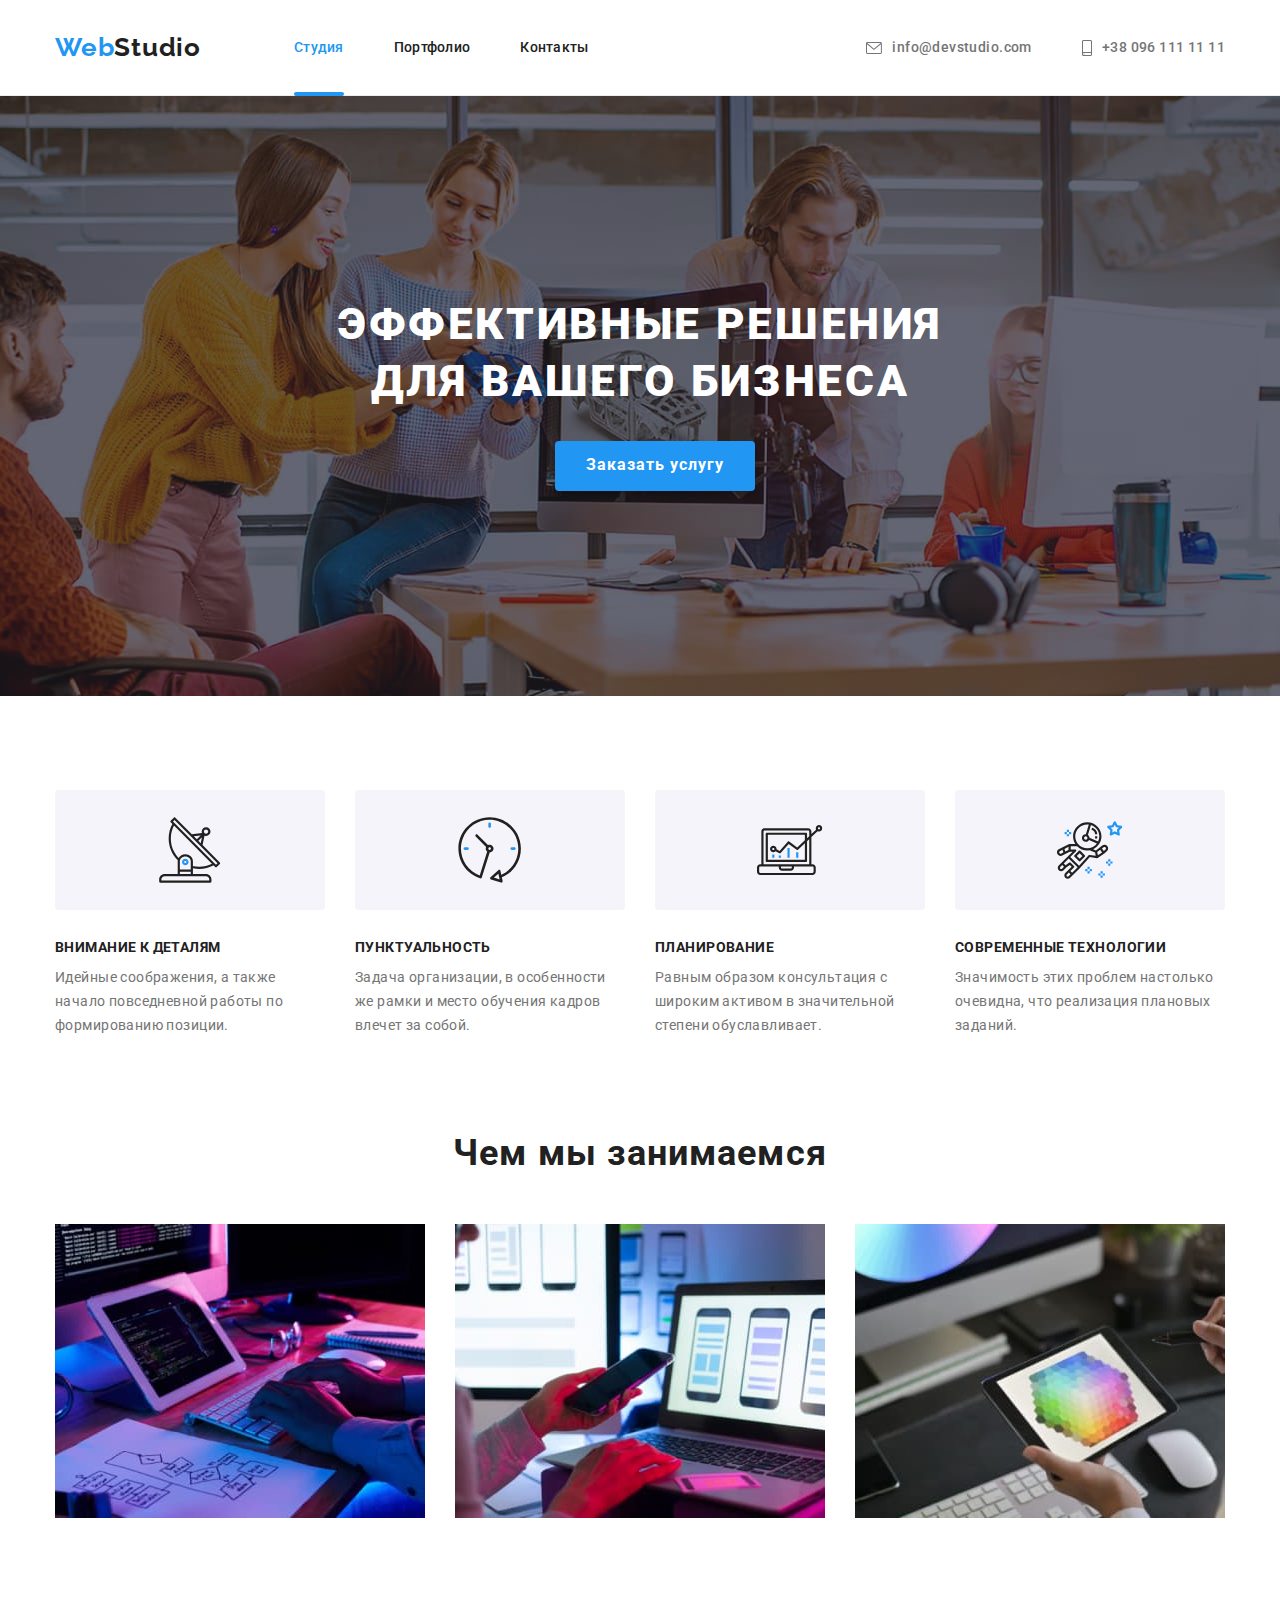
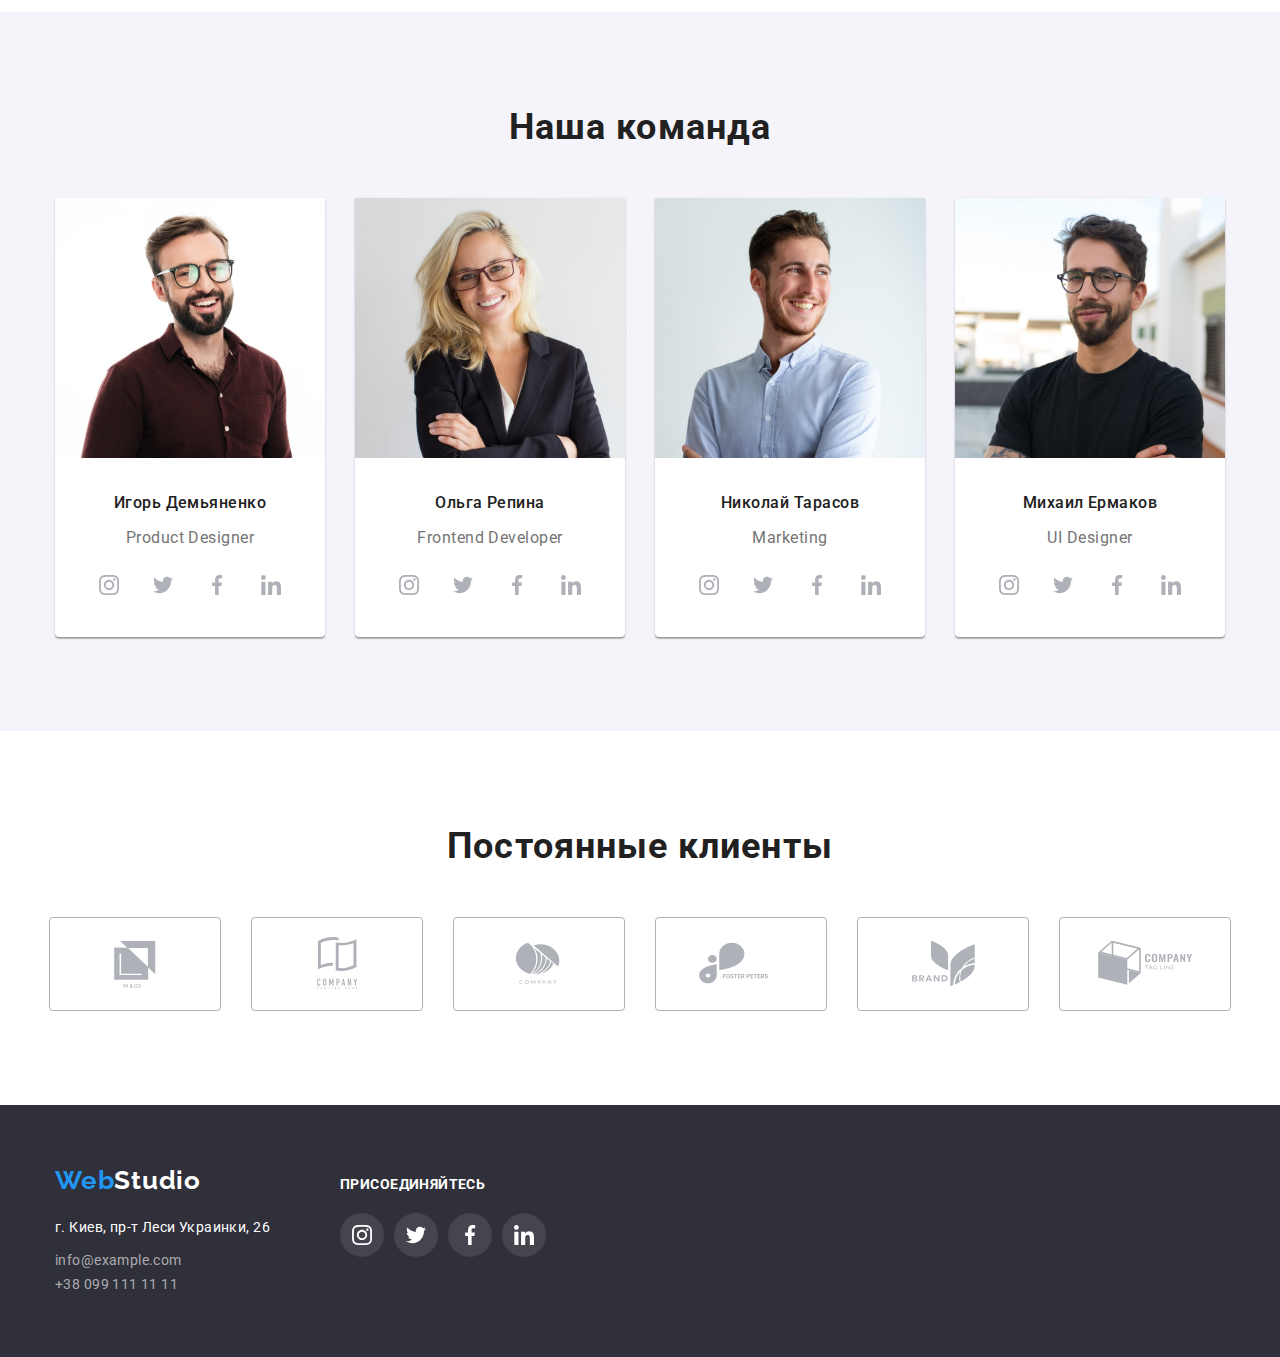
<file: index.html>
<!DOCTYPE html>
<html lang="ru">

<head>
    <meta charset="UTF-8">
    <meta http-equiv="X-UA-Compatible" content="IE=edge">
    <meta name="viewport" content="width=device-width, initial-scale=1.0">
    <title>Homework 5</title>
    <link rel="preconnect" href="https://fonts.googleapis.com">
    <link rel="preconnect" href="https://fonts.gstatic.com" crossorigin>
    <link href="https://fonts.googleapis.com/css2?family=Raleway:wght@700&family=Roboto:wght@400;500;700;900&display=swap"
        rel="stylesheet">
        <link rel="stylesheet" href="https://cdnjs.cloudflare.com/ajax/libs/modern-normalize/1.1.0/modern-normalize.min.css">
        <link rel="stylesheet" href="./css/styles.css">
</head>

<body>
        <header class="header-section">

            <div class="conteiner">

                <div class="nav-links">

               <nav class="nav">
                    <a class="logo" href="#">Web<span class="studio">Studio</span></a>

                <ul class="menu-links">

                    <li>
                        <a class="nav-link current" href="./index.html">Студия</a>
                    </li>
        
                    <li>
                        <a class="nav-link" href="./portfolio.html">Портфолио</a>
                    </li>

                    <li>
                        <a class="nav-link" href="#">Контакты</a>
                    </li>

                </ul>
              </nav>
                
             <ul class="adress-head">
                    <li class="adress-head-item">
                        
                        <a href="mailto:info@devstudio.com" class="link-mail">
                            <svg class="icon-header" width="16" height="12">
                                <use class="envelope" href="./images/symbol-defs.svg#icon-envelope"></use>
                            </svg>
                            info@devstudio.com</a>
                    </li>
                   
                    <li class="adress-head-item">

                        <a class="tel" href="tel:+380961111111">
                        <svg class="icon-smartphone" width="10" height="16">
                            <use  href="./images/symbol-defs.svg#icon-smartphone"></use>
                        </svg>
                        +38 096 111 11 11</a>
                    </li>
                
                </ul>
            </div>
                 
            </div>
        </header>

    <main>
        
        <section class="img-hero-section hero-section">
            <div class="conteiner">
                <h1 class="hero-title">
                Эффективные решения для вашего бизнеса
                </h1>
        
                <button data-modal-open class="hero-button" type="button">Заказать услугу</button>

                <div class="backdrop is-hidden" data-modal>
                    <div class="modal">
                        <button type="button" data-modal-close class="modal-close-button">
                            <svg class="icon-close">
                                <use href="./images/symbol-defs.svg#icon-vector"></use>
                            </svg>
                        </button>
                    </div>
                </div>
            </div>
        </section>
    
       
        <section class="section">
            <div class="conteiner">
            <h2 class="hidden-title">
                Наши преимущества
            </h2>
        
            <ul class="benefits">
                <li class="list-item antenna">
                    <div class="icon-section">
                        <svg class="icon-antenna">
                            <use href="./images/symbol-defs.svg#icon-antenna"></use>
                        </svg>
                    </div>
                    <h3 class="h3-title">Внимание к деталям</h3>
                    <p class="text">Идейные соображения, а также начало повседневной работы по формированию позиции.</p>
                </li>
        
                <li class="list-item clock">
                    <div class="icon-section">
                        <svg class="icon-clock">
                            <use href="./images/symbol-defs.svg#icon-clock"></use>
                        </svg>
                    </div>
                    <h3 class="h3-title">Пунктуальность</h3>
                    <p class="text">Задача организации, в особенности же рамки и место обучения кадров влечет за собой.</p>
                </li>
        
                <li class="list-item computer">
                    <div class="icon-section">
                        <svg class="icon-computer">
                            <use href="./images/symbol-defs.svg#icon-computer"></use>
                        </svg>
                    </div>
                    <h3 class="h3-title">Планирование</h3>
                    <p class="text">Равным образом консультация с широким активом в значительной степени обуславливает.</p>
                </li>
        
                <li class="list-item cosmonaut">
                    <div class="icon-section">
                        <svg class="icon-astronaut">
                            <use href="./images/symbol-defs.svg#icon-astronaut"></use>
                        </svg>
                    </div>
                    <h3 class="h3-title">Современные технологии</h3>
                    <p class="text">Значимость этих проблем настолько очевидна, что реализация плановых заданий.</p>
                </li>
            </ul>
            </div>
        </section>
        
    
       

    
<section class="section photos">
  <div class="conteiner">
    <h2 class="secondary-title">Чем мы занимаемся</h2>

    <ul class="what-we-do">
        <li>
            <img src="./images/box1.jpeg" alt="computer">
        </li>

        <li>
            <img src="./images/box2.jpeg" alt="telephone">
        </li>

        <li>
            <img src="./images/box3.jpeg" alt="tablet">
        </li>
    </ul>
</div>
</section>

       
        
        <section class="grey-bgc section">
            <div class="conteiner">
                <h2 class="secondary-title">Наша команда</h2>
            
                <ul class="our-team">
                    <li>
                        <img class="our-team-card" src="./images/img1.jpeg" alt="smiling man" >
                            <h3 class="name-title">Игорь Демьяненко</h3>
                            <p class="profesions">Product Designer</p> 
                            
                              <ul class="socials">
                                <li class="socials-item">
                                    <a class="area-icon" href="">
                                    <svg class="social-link">
                                        <use href="./images/symbol-defs.svg#icon-instagram"></use>
                                    </svg></a>
                                
                                </li>
                                <li class="socials-item">
                                    <a href="" class="area-icon">
                                    <svg class="social-link">
                                        <use href="./images/symbol-defs.svg#icon-twitter"></use>
                                    </svg></a>
                                </li>
                                <li class="socials-item">
                                    <a href="" class="area-icon">
                                    <svg class="social-link">
                                        <use href="./images/symbol-defs.svg#icon-facebook"></use>
                                    </svg></a>
                                </li>
                                <li class="socials-item">
                                    <a href="" class="area-icon">
                                    <svg class="social-link">
                                        <use href="./images/symbol-defs.svg#icon-linkedin"></use>
                                        </svg></a>
                                </li>
                              </ul>      
                    </li>
                    
                    <li>
                        <img class="our-team-card" src="./images/img2.jpeg" alt="smiling woman" width="270">
                        <h3 class="name-title">Ольга Репина</h3>
                        <p class="profesions">Frontend Developer</p>

                        <ul class="socials">
                            <li class="socials-item">
                                <a class="area-icon" href="">
                                    <svg class="social-link">
                                        <use href="./images/symbol-defs.svg#icon-instagram"></use>
                                    </svg></a>
                        
                            </li>
                            <li class="socials-item">
                                <a href="" class="area-icon">
                                    <svg class="social-link">
                                        <use href="./images/symbol-defs.svg#icon-twitter"></use>
                                    </svg></a>
                            </li>
                            <li class="socials-item">
                                <a href="" class="area-icon">
                                    <svg class="social-link">
                                        <use href="./images/symbol-defs.svg#icon-facebook"></use>
                                    </svg></a>
                            </li>
                            <li class="socials-item">
                                <a href="" class="area-icon">
                                    <svg class="social-link">
                                        <use href="./images/symbol-defs.svg#icon-linkedin"></use>
                                    </svg></a>
                            </li>
                        </ul>
                    </li>
            
                    <li>
                        <img class="our-team-card" src="./images/img3.jpeg" alt="smiling man" width="270">
                        <h3 class="name-title">Николай Тарасов</h3>
                        <p class="profesions">Marketing</p>

                        <ul class="socials">
                            <li class="socials-item">
                                <a class="area-icon" href="">
                                    <svg class="social-link">
                                        <use href="./images/symbol-defs.svg#icon-instagram"></use>
                                    </svg></a>
                        
                            </li>
                            <li class="socials-item">
                                <a href="" class="area-icon">
                                    <svg class="social-link">
                                        <use href="./images/symbol-defs.svg#icon-twitter"></use>
                                    </svg></a>
                            </li>
                            <li class="socials-item">
                                <a href="" class="area-icon">
                                    <svg class="social-link">
                                        <use href="./images/symbol-defs.svg#icon-facebook"></use>
                                    </svg></a>
                            </li>
                            <li class="socials-item">
                                <a href="" class="area-icon">
                                    <svg class="social-link">
                                        <use href="./images/symbol-defs.svg#icon-linkedin"></use>
                                    </svg></a>
                            </li>
                        </ul>
                    </li>
            
                    <li>
                        <img class="our-team-card" src="./images/img4.jpeg" alt="smiling man" width="270">
                        <h3 class="name-title">Михаил Ермаков</h3>
                        <p class="profesions">UI Designer</p>

                        <ul class="socials">
                            <li class="socials-item">
                                <a class="area-icon" href="">
                                    <svg class="social-link">
                                        <use href="./images/symbol-defs.svg#icon-instagram"></use>
                                    </svg></a>
                        
                            </li>
                            <li class="socials-item">
                                <a href="" class="area-icon">
                                    <svg class="social-link">
                                        <use href="./images/symbol-defs.svg#icon-twitter"></use>
                                    </svg></a>
                            </li>
                            <li class="socials-item">
                                <a href="" class="area-icon">
                                    <svg class="social-link">
                                        <use href="./images/symbol-defs.svg#icon-facebook"></use>
                                    </svg></a>
                            </li>
                            <li class="socials-item">
                                <a href="" class="area-icon">
                                    <svg class="social-link">
                                        <use href="./images/symbol-defs.svg#icon-linkedin"></use>
                                    </svg></a>
                            </li>
                        </ul>
                    </li>
                </ul>
                </div>
            </section>

            <section class="section">
                <div class="conteiner">
                <h2 class="secondary-title">Постоянные клиенты</h2>

                <ul class="our-clients">
                    <li  class="our-clients-item">
                        <a href="" class="our-clients-backgraund">
                            <svg class="our-clients-link">
                                <use href="./images/symbol-defs.svg#icon-Client1"></use>
                            </svg>
                        </a>

                    </li>
                    <li class="our-clients-item">
                            <a href="" class="our-clients-backgraund">
                                <svg class="our-clients-link">
                                    <use class="icon" href="./images/symbol-defs.svg#icon-Client2"></use>
                                </svg>
                        </a>
                    </li>
                    <li class="our-clients-item">
                            <a href="" class="our-clients-backgraund">
                                <svg class="our-clients-link">
                                    <use href="./images/symbol-defs.svg#icon-Client3"></use>
                                </svg>
                        </a>
                    </li>
                    <li class="our-clients-item">
                            <a href="" class="our-clients-backgraund">
                                <svg class="our-clients-link">
                                    <use href="./images/symbol-defs.svg#icon-Client4"></use>
                                </svg>
                        </a>
                    </li>
                    <li class="our-clients-item">
                            <a href="" class="our-clients-backgraund">
                                <svg class="our-clients-link">
                                    <use href="./images/symbol-defs.svg#icon-Client5"></use>
                                </svg>
                        </a>
                    </li>
                    <li class="our-clients-item">
                            <a href="" class="our-clients-backgraund">
                                <svg class="our-clients-link">
                                    <use href="./images/symbol-defs.svg#icon-Client6"></use>
                                </svg>
                        </a>
                    </li>
                </ul>
                </div>
            </section>
            
    </main>


        <footer class="footer">
        
            <div class="conteiner">
                <div class="footer-main">
        
                    <div class="footer-one">
                        <a class="footer-logo" href="./index.html">Web<span class="footer-studio">Studio</span></a>
        
                        <address>
                            <ul>
                                <li>
                                    <p class="footer-adress">г. Киев, пр-т Леси Украинки, 26</p>
                                </li>
        
                                <li>
                                    <a class="footer-mail" href="mailto:info@example.com">info@example.com</a>
                                </li>
        
        
                                <li>
                                    <a class="footer-mail-tel" href="tel:+380991111111">+38 099 111 11 11</a>
                                </li>
                            </ul>
                        </address>
                    </div>
        
                    <div class="footer-two">
                        <b class="second-footer-title">ПРИСОЕДИНЯЙТЕСЬ</b>
                        <ul class="socials-footer">
                            <li>
                                <a href="" class="area-icon-footer">
                                    <svg class="social-link-footer">
                                        <use href="./images/symbol-defs.svg#icon-instagram"></use>
                                    </svg></a>
                            </li>
        
                            <li>
                                <a href="" class="area-icon-footer">
                                    <svg class="social-link-footer">
                                        <use href="./images/symbol-defs.svg#icon-twitter"></use>
                                    </svg></a>
                            </li>
        
                            <li>
                                <a href="" class="area-icon-footer">
                                    <svg class="social-link-footer">
                                        <use href="./images/symbol-defs.svg#icon-facebook"></use>
                                    </svg></a>
                            </li>
        
                            <li>
                                <a href="" class="area-icon-footer">
                                    <svg class="social-link-footer">
                                        <use href="./images/symbol-defs.svg#icon-linkedin"></use>
                                    </svg></a>
                            </li>
                        </ul>
                    </div>
                </div>
            </div>
        </footer>
    <script src="./js/modal.js"></script>
</body>
</html>
</file>
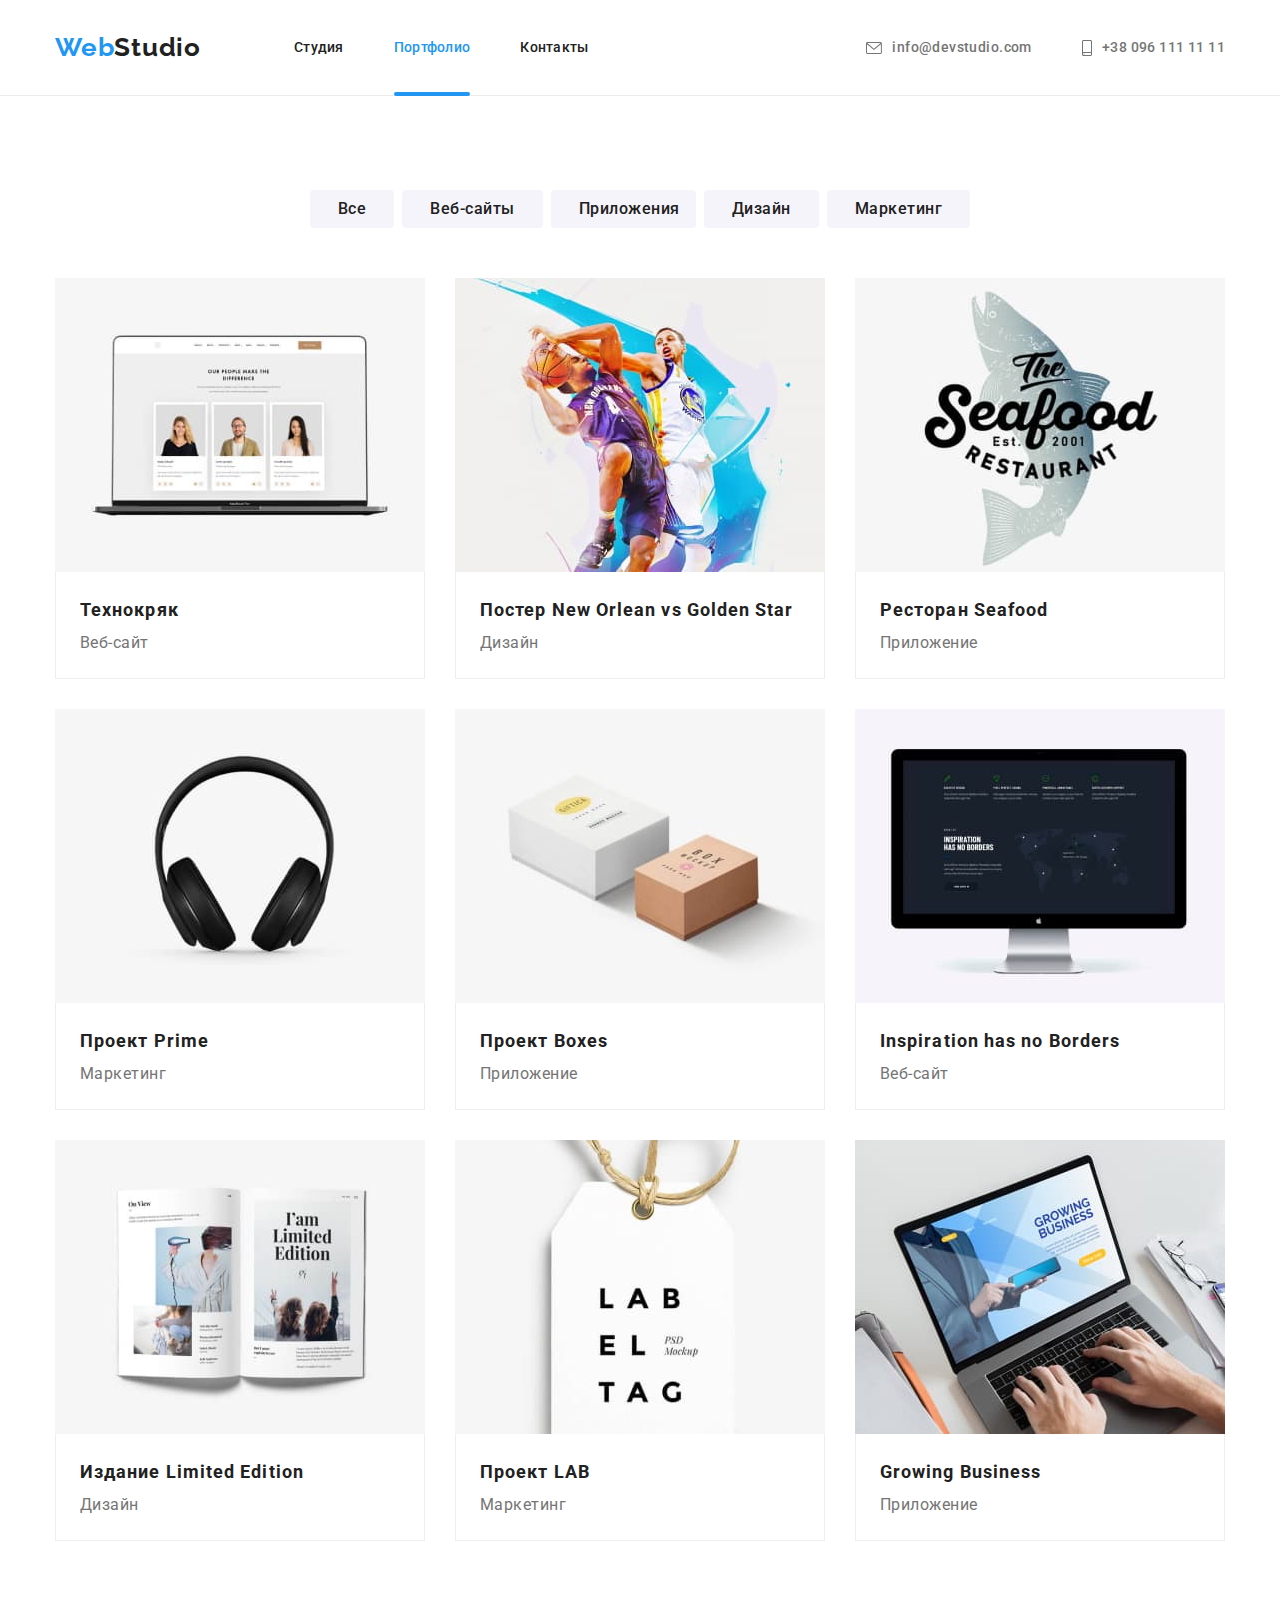
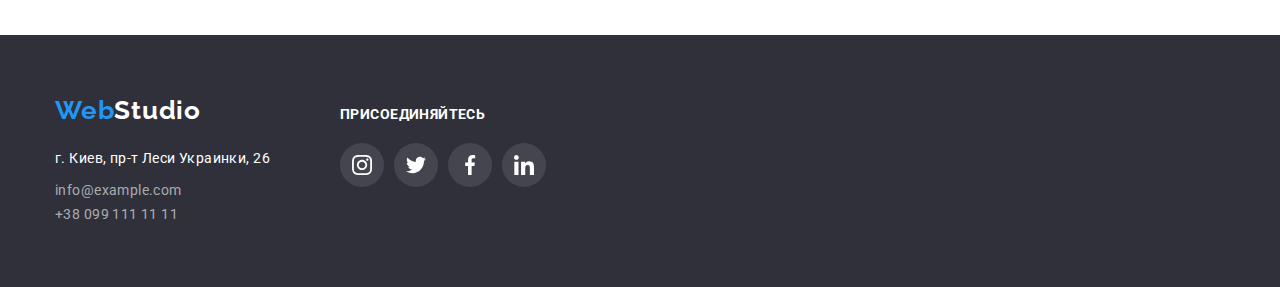
<file: portfolio.html>
<!DOCTYPE html>
<html lang="ru">

<head>
    <meta charset="UTF-8">
    <meta http-equiv="X-UA-Compatible" content="IE=edge">
    <meta name="viewport" content="width=device-width, initial-scale=1.0">
    <title>Homework 3</title>
    <link rel="preconnect" href="https://fonts.googleapis.com">
    <link rel="preconnect" href="https://fonts.gstatic.com" crossorigin>
    <link
        href="https://fonts.googleapis.com/css2?family=Raleway:wght@700&family=Roboto:wght@400;500;700;900&display=swap"
        rel="stylesheet">
        <link rel="stylesheet" href="https://cdnjs.cloudflare.com/ajax/libs/modern-normalize/1.1.0/modern-normalize.min.css">
        <link rel="stylesheet" href="./css/styles.css">
</head>

<body>

    <header class="portfolio-header-section">
    
        <div class="conteiner">
    
            <div class="nav-links">
    
                <nav class="nav">
                    <a class="logo" href="#">Web<span class="studio">Studio</span></a>
    
                    <ul class="menu-links">
    
                        <li>
                            <a class="nav-link" href="./index.html">Студия</a>
                        </li>
    
                        <li>
                            <a class="nav-link current" href="./portfolio.html">Портфолио</a>
                        </li>
    
                        <li>
                            <a class="nav-link" href="#">Контакты</a>
                        </li>
    
                    </ul>
                </nav>
    
                <ul class="adress-head">
                    <li class="adress-head-item">
                
                        <a href="mailto:info@devstudio.com" class="link-mail">
                            <svg class="icon-header" width="16" height="12">
                                <use class="envelope" href="./images/symbol-defs.svg#icon-envelope"></use>
                            </svg>
                            info@devstudio.com</a>
                    </li>
                
                    <li class="adress-head-item">
                
                        <a class="tel" href="tel:+380961111111">
                            <svg class="icon-smartphone" width="10" height="16">
                                <use href="./images/symbol-defs.svg#icon-smartphone"></use>
                            </svg>
                            +38 096 111 11 11</a>
                    </li>
                
                </ul>
            </div>
    
        </div>
    </header>

    <main>

        <section class="section">
            <div class="conteiner">
                
                <ul class="nav-buttons">
                    <li>
                        <button class="first-buttons" type="button"><span class="buttons-text">Все</span></button>
                    </li>
                
                    <li>
                        <button class="first-buttons" type="button"><span class="buttons-text">Веб-сайты</span></button>
                    </li>
                
                    <li>
                        <button class="first-buttons" type="button"><span class="buttons-text">Приложения</span></button>
                    </li>
                
                    <li>
                        <button class="first-buttons" type="button"><span class="buttons-text">Дизайн</span></button>
                    </li>
                
                    <li>
                        <button class="first-buttons" type="button"><span class="buttons-text">Маркетинг</span></button>
                    </li>
                </ul>
                
                
                
                <ul class="main-content">
                    <li>
                        
                    
                            <a class="card-link-portfolio" href=""><img class="img" src="./images/laptop.jpeg" alt="Лептоп">
                
                        <div class="product-thumb">
                       
                            <p class="product-thumb-description">
                                Ресурс предлагает комплексные предложения с разным уровнем функционала и сервисов. Все это позволит
                                посетителю получить исчерпывающие сведения о компании или частном лице.
                            </p>
                        </div>
                    
                        

                        <div class="card">
                            <h2 class="third-title">Технокряк</h2>
                            <p class="description">Веб-сайт</p>
                        </div>
                    
                    </a>
                        
                    </li>
                
                    <li>
                        <a class="card-link-portfolio" href=""><img class="img" src="./images/basketball.jpeg" alt="Баскетбол">
                        <div class="card">
                            <h2 class="third-title">Постер New Orlean vs Golden Star</h2>
                            <p class="description">Дизайн</p>
                        </div>
                    </a>   
                    </li>
                
                    <li>
                        <a class="card-link-portfolio" href=""><img class="img" src="./images/seafood.jpeg" alt="Морепродукты">
                        <div class="card">
                            <h2 class="third-title">Ресторан Seafood</h2>
                            <p class="description">Приложение</p>
                        </div>
                    </a>    
                    </li>
                
                    <li>
                        <a class="card-link-portfolio" href=""><img class="img" src="./images/headphones.jpeg" alt="Наушники">
                        <div class="card">
                            <h2 class="third-title">Проект Prime</h2>
                            <p class="description">Маркетинг</p>
                        </div>
                    </a>
                    </li>
                
                    <li>
                        <a class="card-link-portfolio" href=""><img class="img" src="./images/box.jpeg" alt="Ящики">
                        <div class="card">
                            <h2 class="third-title">Проект Boxes</h2>
                            <p class="description">Приложение</p>
                        </div>
                    </a>
                    </li>
                
                    <li>
                        <a class="card-link-portfolio" href=""><img class="img" src="./images/screen.jpeg" alt="Экран">
                        <div class="card">
                            <h2 class="third-title">Inspiration has no Borders</h2>
                            <p class="description">Веб-сайт</p>
                        </div>
                    </a>   
                    </li>
                
                    <li>
                        <a class="card-link-portfolio" href=""><img class="img" src="./images/book.jpeg" alt="Книга">
                        <div class="card">
                            <h2 class="third-title">Издание Limited Edition</h2>
                            <p class="description">Дизайн</p>
                        </div>
                    </a> 
                    </li>
                
                    <li>
                        <a class="card-link-portfolio" href=""><img class="img" src="./images/label.jpeg" alt="Бренд">
                        <div class="card">
                            <h2 class="third-title">Проект LAB</h2>
                            <p class="description">Маркетинг</p>
                        </div>
                    </a>
                    </li>
                
                    <li>
                        <a class="card-link-portfolio" href=""><img class="img" src="./images/notebook.jpeg" alt="Ноутбук">
                        <div class="card">
                            <h2 class="third-title">Growing Business</h2>
                            <p class="description">Приложение</p>
                        </div>
                    </a>
                    </li>
   
                </ul>
                </div>
                </section>              
     </main>


    <footer class="footer">
    
        <div class="conteiner">
            <div class="footer-main">
    
                <div class="footer-one">
                    <a class="footer-logo" href="./index.html">Web<span class="footer-studio">Studio</span></a>
    
                    <address>
                        <ul>
                            <li>
                                <p class="footer-adress">г. Киев, пр-т Леси Украинки, 26</p>
                            </li>
    
                            <li>
                                <a class="footer-mail" href="mailto:info@example.com">info@example.com</a>
                            </li>
    
    
                            <li>
                                <a class="footer-mail-tel" href="tel:+380991111111">+38 099 111 11 11</a>
                            </li>
                        </ul>
                     </address>
                </div>

                <div class="footer-two">
                    <b class="second-footer-title">ПРИСОЕДИНЯЙТЕСЬ</b>
                    <ul class="socials-footer">
                        <li>
                            <a class="area-icon-footer" href="">
                                <svg class="social-link-footer" width="20px" height="20px">
                                    <use href="./images/symbol-defs.svg#icon-instagram"></use>
                                </svg></a>
                        </li>
    
                        <li>
                            <a href="" class="area-icon-footer">
                                <svg class="social-link-footer" width="20px" height="20px">
                                    <use href="./images/symbol-defs.svg#icon-twitter"></use>
                                </svg></a>
                        </li>
    
                        <li>
                            <a href="" class="area-icon-footer">
                                <svg class="social-link-footer" width="20px" height="20px">
                                    <use href="./images/symbol-defs.svg#icon-facebook"></use>
                                </svg></a>
                        </li>
    
                        <li>
                            <a href="" class="area-icon-footer">
                                <svg class="social-link-footer" width="20px" height="20px">
                                    <use href="./images/symbol-defs.svg#icon-linkedin"></use>
                                </svg></a>
                        </li>
                    </ul>
                </div>
            </div>
        </div>      
    </footer>
    </body>  
    </html>
</file>
<file: css/styles.css>
html{
    scroll-behavior: smooth;
}

*,
*::before,
*::after {
    box-sizing: border-box;
}

:root{
    --accent-color: #2196F3;
    --text-color: #757575;
    --background-color: #ffffff;
    --title-text-color: #212121;
    --secont-title-text-color: #ffffff;
    --secondary-section-background: #2F303A;
    --footer-adress-color:rgba(255, 255, 255, 0.6);
    --portfolio-buttons-bgc: #F5F4FA;
    --grey-bgc: #F5F4FA;
    --light-grey-bgc: #E5E5E5;
    --head-border-color: #ECECEC;
    --portfolio-border-color: #EEEEEE;
    --fill-socials:#AFB1B8;
}

a,
p,
h1,
h2,
h3,
h4,
ul,
li {
    margin: 0;
    padding: 0;
} 

.nav-links{
    display: flex;
    align-items: center;
    align-content: center;
    }

.nav{
    display: flex;
}

.menu-links{
    display: flex;
    gap: 50px;
    align-items: center;
    justify-content: space-evenly;
    margin-left: 93px;
}

.adress-head{
    display: flex;
    justify-content: right;
    margin-left: auto;
    align-content: center;
}


body{
    color: var(--text-color);
    background-color:var(--background-color);
    font-family: 'Roboto', sans-serif;
    font-size: 14px;
    line-height: 1.7;
    letter-spacing: 0.03em;
}

.section{
    padding: 94px 0;
}

.header-section{
    padding-top: 32px;
    padding-bottom: 32px;
    border-bottom: 1px solid var(--head-border-color);
}

.adress-head-item{
    display: flex;
    align-items: center;
    fill: var(--text-color);
}

.adress-head-item:hover {
    fill: var(--accent-color);
}

.icon-smartphone:hover {
    fill: var(--accent-color);
}

.adress-head li:not(:last-child) {
    margin-right: 50px;
}


.portfolio-header-section{
    padding: 32px; 
    border-bottom: 1px solid var(--head-border-color);
}

.conteiner{
    max-width: 1200px;
    padding: 0 15px;
    margin: 0 auto;
    }

.hero-section {
    padding: 0 auto;
    margin: 0 auto;

}

.img-hero-section{
    max-width: 1600px;
    height: 600px;
    margin-left: auto;
    margin-right: auto;
    background-image: 
    linear-gradient(to right, rgba(47, 48, 58, 0.4),rgba(47, 48, 58, 0.4)), 
    url(../images/hero-section.jpeg);
    background-repeat: no-repeat;
    background-position: center;
    background-size: cover;
    padding: 200px 0;
    text-align: center;
    background-color: var(--secondary-section-background)
}

.hero-title {
    max-width: 696px;
    display: inline-block;
    margin-bottom: 30px;
    font-family: 'Roboto', sans-serif;
    font-style: normal;
    font-weight: 900;
    font-size: 44px;
    line-height: 1.3;
    text-align: center;
    letter-spacing: 0.06em;
    text-transform: uppercase;
    color: var(--secont-title-text-color);
}


.hero-button {
    display: flex;
    justify-content: space-evenly;
    align-items: center;
    margin-left: 500px;
    width: 200px;
    height: 50px;
    color: var(--secont-title-text-color);
    background-color: var(--accent-color);
    font-family: 'Roboto', sans-serif;
    font-style: normal;
    font-weight: 700;
    font-size: 16px;
    line-height: 1.9;
    text-align: center;
    letter-spacing: 0.06em;
    cursor: pointer;
    box-shadow: 0px 4px 4px rgba(0, 0, 0, 0.15);
    border-radius: 4px;
    border: hidden;
    
    }
    
.hero-button:focus {
    color: var(--secont-title-text-color);
    }

.benefits{
        display: flex;
        justify-content: space-evenly;
        gap: 30px;
    }

.icon-section{
    display: flex;
    justify-content: center;
    align-items: center;
    width: 270px;
    height: 120px;
    border-radius: 4px;
    margin-bottom: 30px;
    background-color: var(--portfolio-buttons-bgc);
}

.icon-antenna,
.icon-clock,
.icon-computer,
.icon-astronaut{
    width: 65.32px;
    height: 70px;
    fill: var(--title-text-color);
}


.socials{
    display: flex;
    border: none;
    justify-content: center;
    gap: 10px;
    margin-bottom: 30px;
    transition: background-color 250ms cubic-bezier(0.4, 0, 0.2, 1), filter 250ms cubic-bezier(0.4, 0, 0.2, 1);
}

.socials-item{
    width: 44px;
    height: 44px;
    transition: background-color 250ms cubic-bezier(0.4, 0, 0.2, 1), filter 250ms cubic-bezier(0.4, 0, 0.2, 1);
}

.social-link {
    width: 20px; 
    height: 20px;
    fill: var(--fill-socials); 
    transition: background-color 250ms cubic-bezier(0.4, 0, 0.2, 1), filter 250ms cubic-bezier(0.4, 0, 0.2, 1);
}


.area-icon{
    display: flex;
    width: 100%;
    height: 100%;
    justify-content: center;
    align-items: center;
    border-radius: 50%;
    fill: var(--fill-socials);

}

.area-icon:hover, 
.area-icon:focus, 
.area-icon:active{
    background-color: var(--accent-color);
}

.area-icon:hover .social-link, 
.area-icon:focus .social-link,
.area-icon:active .social-link{
    fill: var(--secont-title-text-color)
}

.our-clients{
    display: flex;
    justify-content: center;
    gap: 30px;
    transition: border 250ms cubic-bezier(0.4, 0, 0.2, 1), border-radius 250ms cubic-bezier(0.4, 0, 0.2, 1);
}

.our-clients-link {
    width: 170px;
    height: 92px;
    fill: var(--fill-socials);
    transition: fill 250ms cubic-bezier(0.4, 0, 0.2, 1);

}

.our-clients-link:hover {
    fill: var(--accent-color);
}

.our-clients-link:focus {
    fill: var(--accent-color);
}

.our-clients-backgraund{
    width: 100%;
    height:100%;
    display: flex;
    justify-items: center;
    align-items: center;
    border: 1px solid var(--fill-socials);
    border-radius: 4px;
}

.our-clients-backgraund:hover{
    border-color: var(--accent-color);
}

.our-clients-backgraund:focus {
    border-color: var(--accent-color);
}

img{
    display: block;
    width: 100%;
    max-height: auto;
    margin-right: 0;
}

.photos{
    padding-top: 0;
}

.what-we-do{
    display: flex;
    justify-content: space-evenly;
    gap: 30px;
    width: 370;
}

.our-team{
    display: flex;
    justify-content: space-evenly;
    gap: 30px;
}

.our-team-card{
    padding-bottom: 30px;
    margin-right: 0;
    width: 270px;
    
}

.our-team > li{
    background-color: var(--background-color);
    box-shadow: 0px 1px 3px rgba(0, 0, 0, 0.12), 0px 1px 1px rgba(0, 0, 0, 0.14), 0px 2px 1px rgba(0, 0, 0, 0.2);
    border-radius: 0px 0px 4px 4px;

}

.grey-bgc{
    background-color: var(--grey-bgc);
}

.description{
    color: var(--text-color);
    font-family: 'Roboto',sans-serif;
    font-style: normal;
    font-weight: 400;
    font-size: 16px;
    line-height: 1.88;
    letter-spacing: 0.03em;
    margin-bottom: 20px;
}

.profesions{
    margin-bottom: 16px;
    text-align: center;
    color: var(--text-color);
    font-family: 'Roboto',sans-serif;
    font-style: normal;
    font-weight: 400;
    font-size: 16px;
    line-height: 1.19;
    letter-spacing: 0.03em;
}

.hidden-title{
    position: absolute;
    width: 1px;
    height: 1px;
    margin: -1px;
    border: 0;
    padding: 0;
    white-space: nowrap;
    clip-path: inset(100%);
    clip: rect(0 0 0 0);
    overflow: hidden;
}

.secondary-title{
    margin-top: 0;
    margin-bottom: 50px;
    text-align: center;
    color: var(--title-text-color);
    font-family: 'Roboto',sans-serif;
    font-style: normal;
    font-weight: 700;
    font-size: 36px;
    line-height: 1.17;
    letter-spacing: 0.03em;
}

.third-title{
   
    color: var(--title-text-color);
    font-family: 'Roboto', sans-serif;
    font-style: normal;
    font-weight: 700;
    font-size: 18px;
    line-height: 2;
    letter-spacing: 0.06em;
}

.h3-title{
    margin-bottom: 10px;
    text-align: left;
    color: var(--title-text-color);
    font-family: 'Roboto', sans-serif;
    font-style: normal;
    font-weight: 700;
    font-size: 14px;
    line-height: 1.14;
    letter-spacing: 0.03em;
    text-transform: uppercase;
}

.text{
    text-align:left ;
}

.name-title{
    margin-bottom: 10px;
    text-align: center;
    color: var(--title-text-color);
    font-family:'Roboto',sans-serif;
    font-style: normal;
    font-weight: 500;
    font-size: 16px;
    line-height: 1.9;
    letter-spacing: 0.03em;

}

.logo{
    display: flex;
    color: var(--accent-color);
    text-decoration: none;
    font-family: 'Raleway',sans-serif;
    font-weight: 700;
    font-size: 26px;
    line-height: 1.2;
    letter-spacing: 0.03em;
}

.studio{
    display: flex;
    color: var(--title-text-color);
    text-decoration: none;
    font-family: 'Raleway',sans-serif;
    font-weight: 700;
    font-size: 26px;
    line-height: 1.2;
    letter-spacing: 0.03em;
}

.nav-link{
    position: relative;
    color: var(--title-text-color);
    font-weight: 500;
    font-size: 14px;
    line-height: 1.14;
    letter-spacing: 0.02em;
    text-decoration: none;
}

.last{
     margin-right: 0;
}

.nav-link:hover {
    color: var(--accent-color);
}

.nav-link:focus {
    color: var(--accent-color);
}

.nav-link.current{
    color: var(--accent-color);
}

.nav-link.current::after{
    position: absolute;
    content: "";
    width: 100%;
    height: 4px;
    top: 53px;
    left: 0%;
    background-color: var(--accent-color);
    border-radius: 2px;

}

ul{
    list-style: none;    
}

.nav-buttons{
    margin-bottom: 50px;
    display: flex;
    align-items: center;
    justify-content: center;
    gap: 8px;
}

.main-content{
    display: flex;
    flex-wrap: wrap;
    gap: 30px;
}

.cards-section{
    margin-top: 94px;
    margin-bottom: 94px;
}

.img{
    padding-bottom: 0;
    padding-top: 0;
    overflow: hidden;
    
}

.first-buttons{
    max-width: 145px;
    height: 38px;
    gap: 8px;
    margin-top: 0;
    margin-bottom: 0;
    border-radius: 4px;
    border-style: hidden;
    font-family: 'Roboto', sans-serif;
    font-style: normal;
    font-weight: 500;
    font-size: 16px;
    line-height: 1.62;
    text-align: center;
    letter-spacing: 0.03em;
    color: var(--title-text-color);
    background-color: var(--portfolio-buttons-bgc);
    transition: background-color 250ms cubic-bezier(0.4, 0, 0.2, 1), color 250ms cubic-bezier(0.4, 0, 0.2, 1), box-shadow 250ms cubic-bezier(0.4, 0, 0.2, 1);
    }


.buttons-text{
    padding-left: 22px;
    padding-right: 22px;
}


.first-buttons:hover{
    color: var(--secont-title-text-color);
    background-color: var(--accent-color);
    box-shadow: 0px 3px 1px rgba(0, 0, 0, 0.1), 0px 1px 2px rgba(0, 0, 0, 0.08), 0px 2px 2px rgba(0, 0, 0, 0.12);
    border-radius: 4px;
}

.first-buttons:focus {
    color:  var(--secont-title-text-color);
    background-color: var(--accent-color);
    box-shadow: 0px 3px 1px rgba(0, 0, 0, 0.1), 0px 1px 2px rgba(0, 0, 0, 0.08), 0px 2px 2px rgba(0, 0, 0, 0.12);
    border-radius: 4px;
}

.card {
    overflow: hidden;
    left: 0;
    bottom: 10px;
    margin-top: 0;
    padding-top: 20px;
    padding-left: 24px;
    border-left: 1px solid var(--portfolio-border-color);
    border-right: 1px solid var(--portfolio-border-color);
    border-bottom: 1px solid var(--portfolio-border-color);
}


.card-link-portfolio{
    position: relative;
    overflow: hidden;
    display: block;
    width: 370px;
    text-decoration: none;
    overflow: hidden;
   
} 

.product-thumb {
    position: relative;
    overflow: hidden;
}

.card-link-portfolio:hover .product-thumb-description,
.card-link-portfolio:focus .product-thumb-description {
    transform: translateY(0);
}

.product-thumb-description {
    position: absolute;
    top: 0;
    left: 0;
    font-size: 18px;
    line-height: 1.56;
    letter-spacing: 0.03em;
    color: var(--secont-title-text-color);
    background-color: rgba(33, 150, 243, 0.9);
    padding: 63px 24px;
    transform: translateY(100%);
    transition: transform 250ms cubic-bezier(0.4, 0, 0.2, 1);
}

.inner-section{
    overflow: hidden;
    position: relative;
    display: flex;
    justify-content: center;
    align-items: center;
    width: 100%;
    height: 100%;
}

.card-link-portfolio:hover, 
.card-link-portfolio:focus{
        box-shadow: 0px 1px 1px rgba(0, 0, 0, 0.12),
            0px 4px 4px rgba(0, 0, 0, 0.06),
            1px 4px 6px rgba(0, 0, 0, 0.16);

} 

.tel {
    display: flex;
    gap: 10px;
    text-decoration: none;
    color: var(--text-color);
    font-family: 'Roboto', sans-serif;
    font-style: normal;
    font-weight: 500;
    font-size: 14px;
    line-height: 1.14;
    align-items: center;
}

.link-mail{
    display: flex;
    gap: 10px;
    text-decoration: none;
    color: var(--text-color);
    font-family: 'Roboto', sans-serif;
    font-style: normal;
    font-weight: 500;
    font-size: 14px;
    line-height: 1.14;
    align-items: center;
}


.link-mail:hover, :focus{
    color: var(--accent-color);
}

.link-mail:hover, :focus{
    fill: var(--accent-color);

}


.tel:hover, :focus{
    color: var(--accent-color);
}

.footer{
    padding: 60px 0;
    background-color: var(--secondary-section-background);
}

.footer-logo {
    display: flex;
    margin-bottom: 20px;
    color: var(--accent-color);
    text-decoration: none;
    font-family: 'Raleway', sans-serif;
    font-weight: 700;
    font-size: 26px;
    line-height: 1.2;
    letter-spacing: 0.03em;
}

.footer-studio{
    color: var(--secont-title-text-color);
}

.footer-adress{
    margin: 0;
    margin-bottom: 9px;
    color: var(--secont-title-text-color);
    text-decoration: none;
    font-family: 'Roboto', sans-serif;
    font-style: normal;
    font-size: 14px;
    line-height: 1.7;
    letter-spacing: 0.03em;
}

.footer-mail {
    margin-top: 0;
    margin-bottom: 9px;
    color: var(--footer-adress-color);
    text-decoration: none;
    font-family: 'Roboto', sans-serif;
    font-weight: 400;
    font-style: normal;
    font-size: 14px;
    line-height: 1.7;
}

.footer-mail-tel{
    margin-top: 0;
    margin-bottom: 0;
    color: var(--footer-adress-color);
    text-decoration: none;
    font-family: 'Roboto', sans-serif;
    font-weight: 400;
    font-style: normal;
    font-size: 14px;
    line-height: 1.7;

}

.footer-mail-tel:hover,
.footer-mail:hover{
   color: var(--accent-color);
}

.footer-mail-tel:focus,
.footer-mail:focus {
    color: var(--accent-color);
}

.socials-footer{
    display: flex;
    border: none;
    justify-content: center;
    gap: 10px;
    margin-bottom:0px;
}

.second-footer-title{
    display: block;
    align-items: baseline;
    color: var(--secont-title-text-color);
    font-family: 'Roboto' sans-serif;
    font-style: normal;
    font-weight: 700;
    font-size: 14px;
    line-height: 1.14;
    letter-spacing: 0.03em;
    text-transform: uppercase;
    margin-bottom: 20px;
}

.area-icon-footer{
    display: flex;
    width: 44px;
    height: 44px;
    justify-content: center;
    align-items: center;
    border-radius: 50%;
    fill: var(--secont-title-text-color);
    background: rgba(255, 255, 255, 0.1);
}

.social-link-footer {
    width: 20px;
    height: 20px;
    fill: var(--secont-title-text-color);
    transition: background-color 250ms cubic-bezier(0.4, 0, 0.2, 1);
}

.area-icon-footer:hover,
.area-icon-footer:focus,
.area-icon-footer:active {
    background-color: var(--accent-color);
}

.area-icon-footer:hover .social-link,
.area-icon-footer:focus .social-link,
.area-icon-footer:active .social-link {
    fill: var(--secont-title-text-color)
}

.footer-main{
    display: flex;
    align-items: baseline;
}

.footer-one{
    display: block;
}

.footer-two{
    display: inline-block;
    margin-left: 70px;
} 

.backdrop {
    position: fixed;
    top: 0;
    left: 0;
    width: 100%;
    height: 100%;
    background: rgba(0, 0, 0, 0.2);
    opacity: 1;
    transition: opacity 250ms cubic-bezier(0.4, 0, 0.2, 1), visibility 250ms cubic-bezier(0.4, 0, 0.2, 1);
    z-index: 1;
}

.backdrop.is-hidden {
    opacity: 0;
    pointer-events: none;
    visibility: hidden;
}

.backdrop.is-hidden .modal {
    transform: translate(-50%, -50%) scale(0.6);
}

.modal {
    width: 528px;
    height: 581px;
    position: absolute;
    top: 50%;
    left: 50%;
    background: #FFFFFF;
    box-shadow: 0px 1px 3px rgba(0, 0, 0, 0.12), 0px 1px 1px rgba(0, 0, 0, 0.14), 0px 2px 1px rgba(0, 0, 0, 0.2);
    border-radius: 4px;
    transform: translate(-50%, -50%) scale(1);
    transition: transform 250ms cubic-bezier(0.4, 0, 0.2, 1);
}

.modal-close-button {
    position: absolute;
    top: 8px;
    right: 8px;
    display: flex;
    justify-content: center;
    align-items: center;
    width: 30px;
    height: 30px;
    margin: 0;
    padding: 0;
    color: transparent;
    border: 1px solid rgba(0, 0, 0, 0.1);
    border-radius: 50%;
    cursor: pointer;
    background-color: inherit;
}

.icon-close {
    display: block;
    width: 18px;
    height: 18px;
    fill: #000000;
}
</file>
